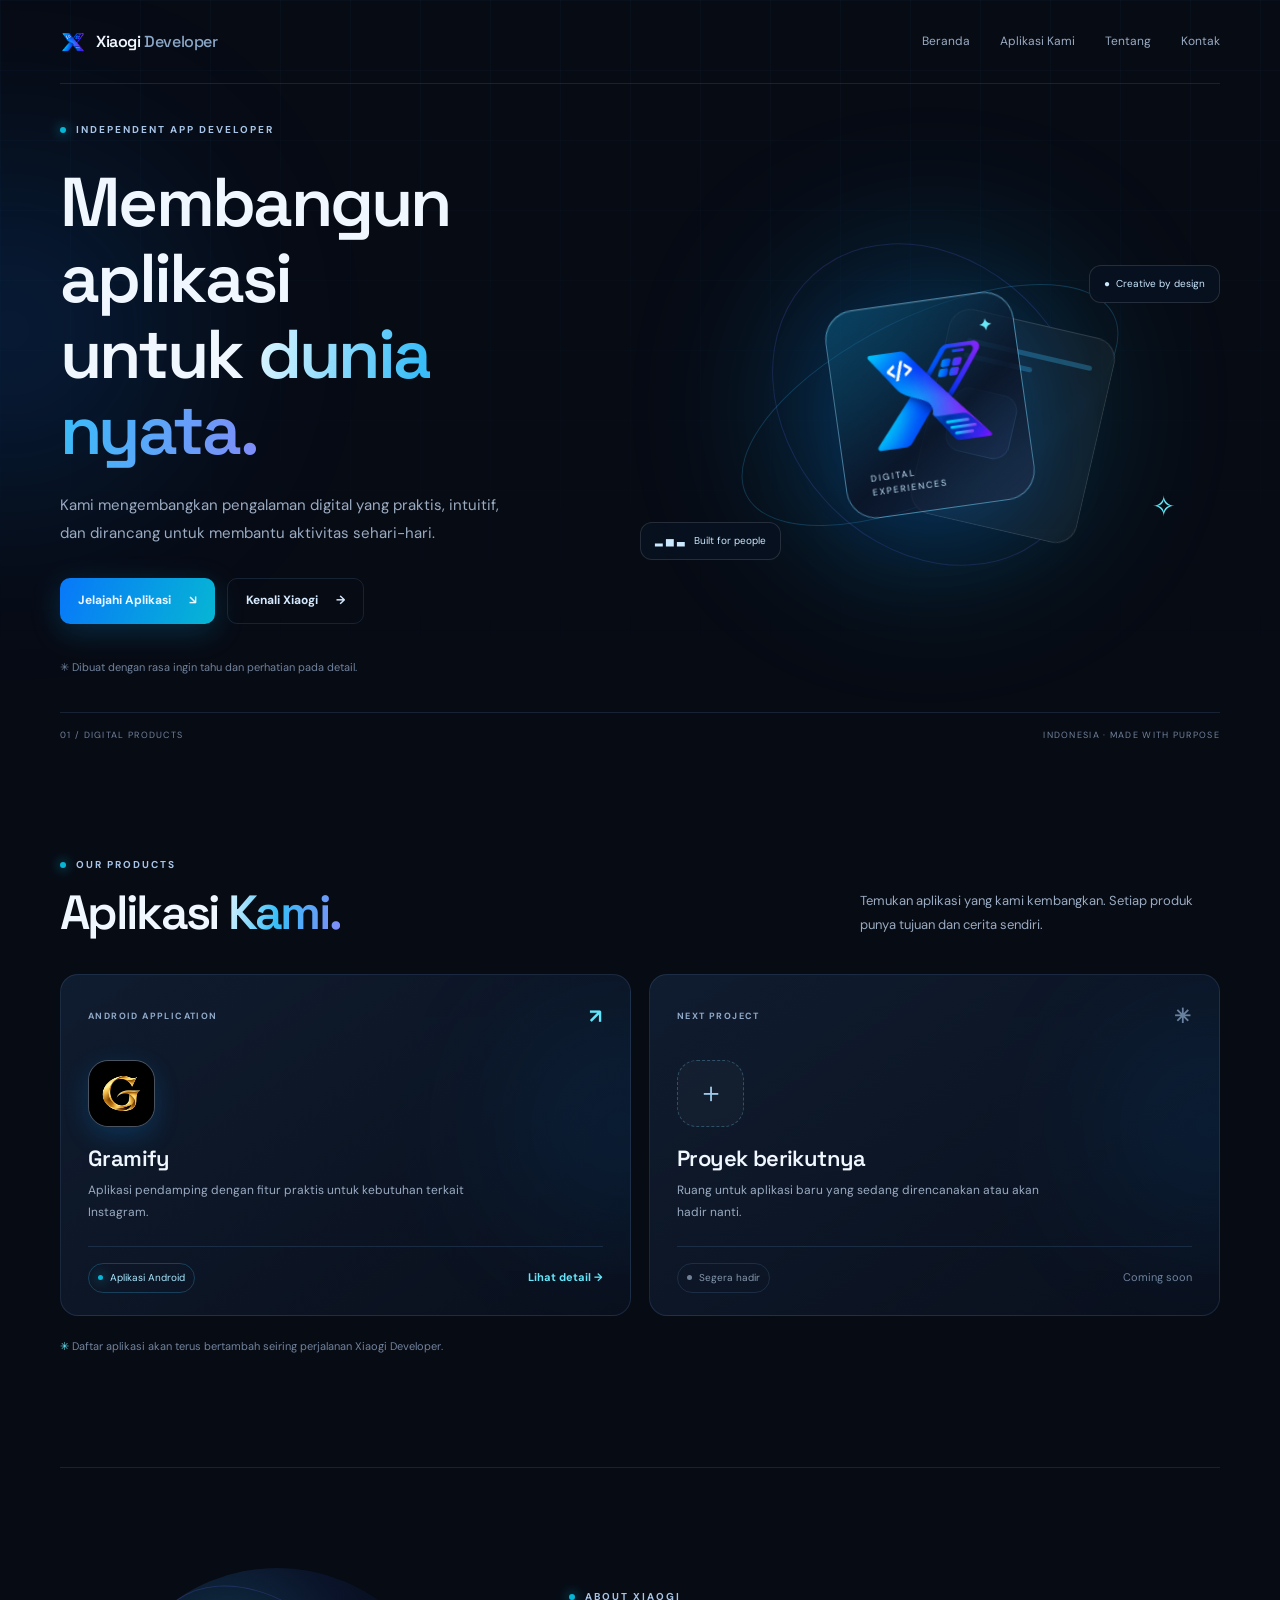
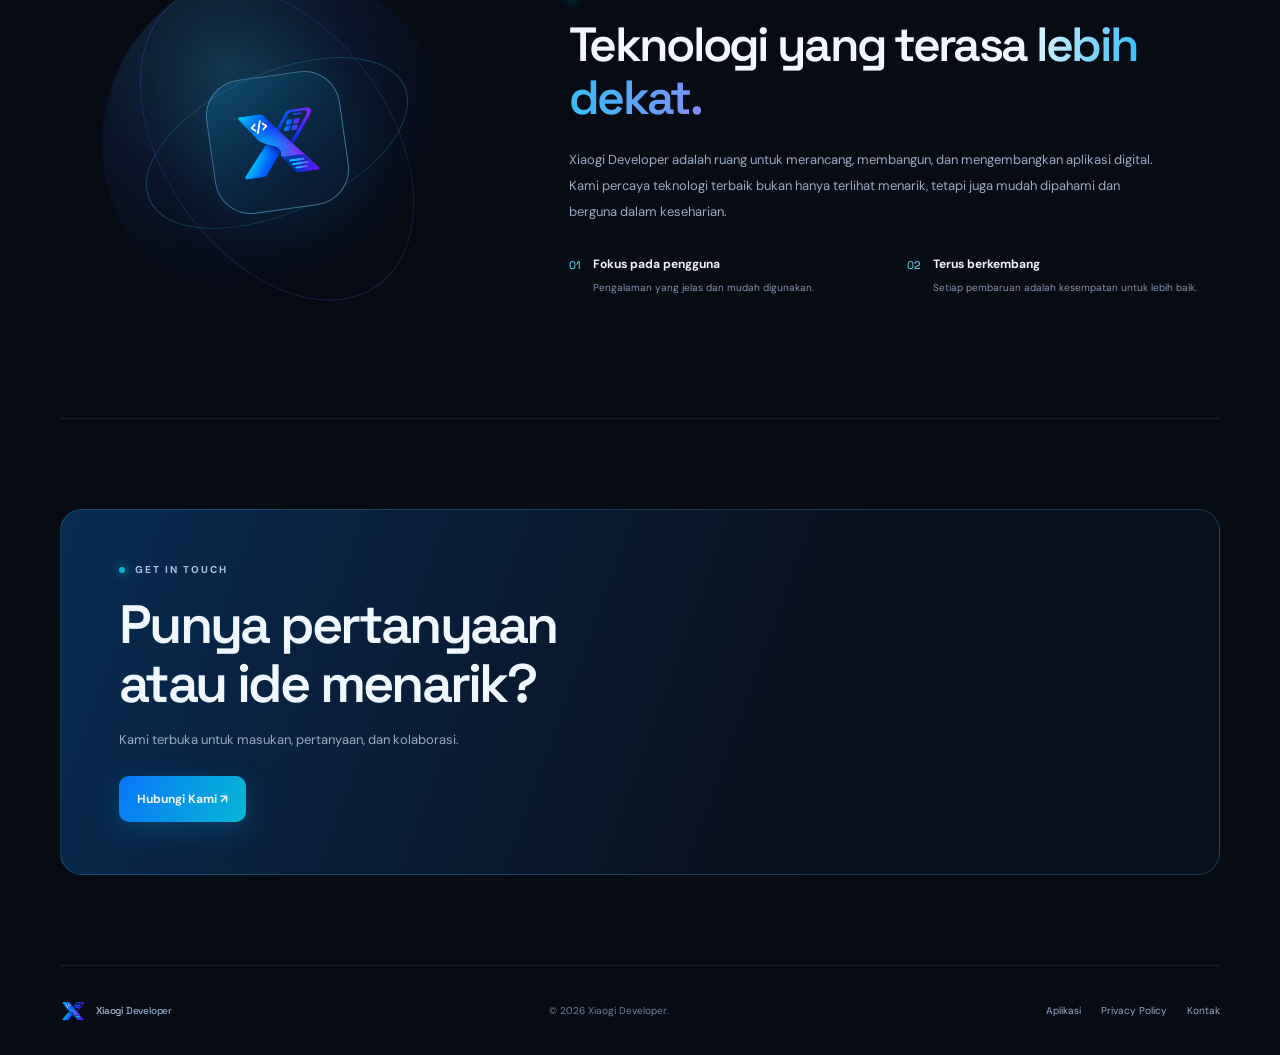
<file: index.html>
<!doctype html>
<html lang="id">
<head>
<meta charset="utf-8"><meta name="viewport" content="width=device-width,initial-scale=1">
<meta name="theme-color" content="#0b0a12">
  <meta name="description" content="Xiaogi Developer — aplikasi digital yang dirancang untuk membantu aktivitas sehari-hari.">
<title>Xiaogi Developer — Aplikasi Digital</title>
<link rel="preconnect" href="https://fonts.googleapis.com"><link rel="preconnect" href="https://fonts.gstatic.com" crossorigin>
<link href="https://fonts.googleapis.com/css2?family=DM+Sans:wght@400;500;600;700&family=Space+Grotesk:wght@400;500;600;700&display=swap" rel="stylesheet"><link rel="stylesheet" href="style.css">
</head>
<body>
<div class="ambient"></div>
<header class="site-header">
  <a class="brand" href="#home">
      <img src="images/Logo_X.png"
         alt="logo x">
    <span>Xiaogi <b>Developer</b>
    </span>
  </a>
<button class="menu-toggle" aria-label="Buka navigasi" aria-expanded="false"><span></span><span></span></button>
<nav class="nav-links" aria-label="Navigasi utama"><a href="#home">Beranda</a><a href="#apps">Aplikasi Kami</a><a href="#about">Tentang</a><a href="#contact">Kontak</a></nav></header>
<main>
<section class="hero section-wrap" id="home">
  <div class="hero-copy reveal">
    <div class="eyebrow"><i>
    </i> INDEPENDENT APP DEVELOPER
    </div>
    <h1>Membangun aplikasi<br>untuk 
      <span class="gradient">dunia nyata.</span>
    </h1>
    <p class="lead">
      Kami mengembangkan pengalaman digital yang praktis, intuitif, dan dirancang untuk membantu aktivitas sehari-hari.
    </p>
    <div class="actions">
      <a class="button primary" href="#apps">
        Jelajahi Aplikasi <span>↘</span>
      </a>
      <a class="button quiet" href="#about">
        Kenali Xiaogi <span>→</span>
      </a>
    </div>
    <p class="footnote">✳ Dibuat dengan rasa ingin tahu dan perhatian pada detail.</p>
  </div>
<div class="hero-art reveal" aria-hidden="true">
  <div class="orbit orbit-a"></div>
  <div class="orbit orbit-b"></div>
  <div class="glow"></div>
  <div class="back-card">
    <div></div><div></div><span></span></div>
  <div class="main-tile">
    <img src="images/Logo_X.png"
         alt="logo x">
    <small>DIGITAL<br>EXPERIENCES</small><b>✦</b></div><div class="float top">● &nbsp;Creative by design</div><div class="float bottom">▂ ▅ ▃ &nbsp; Built for people</div><span class="spark">✧</span></div>
<div class="hero-bottom"><span>01 / DIGITAL PRODUCTS</span><span>INDONESIA · MADE WITH PURPOSE</span></div></section>
<section class="apps section-wrap" id="apps"><div class="section-heading reveal"><div><div class="eyebrow"><i></i> OUR PRODUCTS</div><h2>Aplikasi <span class="gradient">Kami.</span></h2></div><p>Temukan aplikasi yang kami kembangkan. Setiap produk punya tujuan dan cerita sendiri.</p></div>
<div class="app-grid">
<article class="app-card reveal">
  <div class="card-top">
    <span>ANDROID APPLICATION</span><b>↗</b>
  </div>
  <div class="app-icon">
    <img src="images/logo_gramify_listing.jpg"
         alt="logo gramify">
  </div>
  <h3>Gramify</h3><p>Aplikasi pendamping dengan fitur praktis untuk kebutuhan terkait Instagram.</p><div class="card-bottom"><span class="pill"><i></i> Aplikasi Android</span><a href="apps/gramify.html">Lihat detail →</a></div></article>
<article class="app-card reveal"><div class="card-top"><span>NEXT PROJECT</span><b class="muted">✳</b></div><div class="app-icon placeholder">＋</div><h3>Proyek berikutnya</h3><p>Ruang untuk aplikasi baru yang sedang direncanakan atau akan hadir nanti.</p><div class="card-bottom"><span class="pill muted-pill"><i></i> Segera hadir</span><span class="disabled">Coming soon</span></div></article>
</div><p class="apps-note">✳ Daftar aplikasi akan terus bertambah seiring perjalanan Xiaogi Developer.</p></section>
<section class="about section-wrap" id="about">
  <div class="orb">
    <div>
      <img src="images/Logo_X.png"
         alt="logo x">
    </div>
  </div>
  <div class="about-copy reveal"><div class="eyebrow"><i></i> ABOUT XIAOGI</div><h2>Teknologi yang terasa <span class="gradient">lebih dekat.</span></h2><p>Xiaogi Developer adalah ruang untuk merancang, membangun, dan mengembangkan aplikasi digital. Kami percaya teknologi terbaik bukan hanya terlihat menarik, tetapi juga mudah dipahami dan berguna dalam keseharian.</p><div class="principles"><div><b>01</b><span><strong>Fokus pada pengguna</strong><small>Pengalaman yang jelas dan mudah digunakan.</small></span></div><div><b>02</b><span><strong>Terus berkembang</strong><small>Setiap pembaruan adalah kesempatan untuk lebih baik.</small></span></div></div></div></section>
<section class="contact section-wrap" id="contact"><div class="contact-box reveal"><div class="eyebrow"><i></i> GET IN TOUCH</div><h2>Punya pertanyaan<br>atau ide menarik?</h2><p>Kami terbuka untuk masukan, pertanyaan, dan kolaborasi.</p><!-- Ganti email ini dengan email kontak resmi sebelum publikasi --><a class="button primary" href="mailto:ahmadijaya36@gmail.com">Hubungi Kami ↗</a></div></section>
</main>
<footer class="footer section-wrap">
  <a class="brand" href="#home">
    <img src="images/Logo_X.png"
         alt="logo x">
    <span>Xiaogi <b>Developer</b></span>
  </a><span>© <span id="year"></span> Xiaogi Developer.</span><div><a href="#apps">Aplikasi</a><a href="privacy.html">Privacy Policy</a><a href="#contact">Kontak</a></div></footer>
<script src="script.js"></script></body></html>
</file>
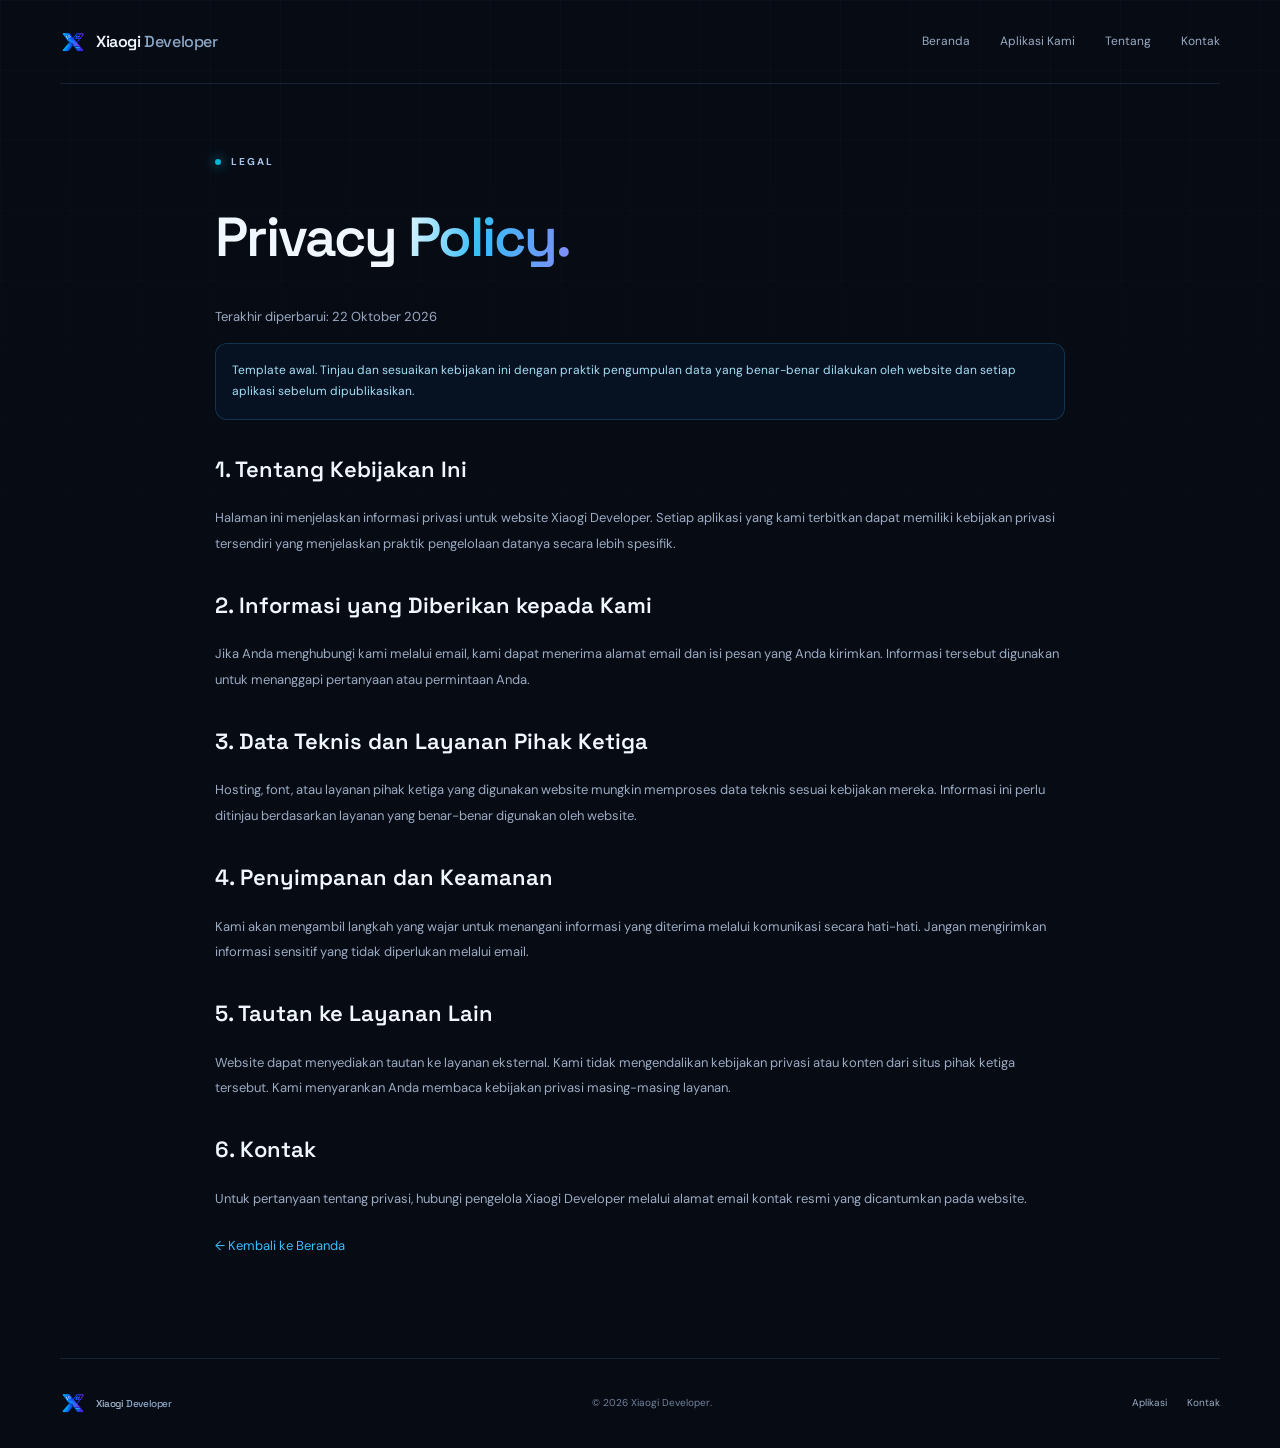
<file: privacy.html>
<!doctype html>
<html lang="id">
<head>
  <meta charset="utf-8">
  <meta name="viewport" content="width=device-width, initial-scale=1">
  <meta name="theme-color" content="#070b14">

  <meta name="description" content="Kebijakan privasi website Xiaogi Developer dan informasi mengenai pengelolaan data pengguna.">

  <title>Privacy Policy — Xiaogi Developer</title>

  <link
    href="https://fonts.googleapis.com/css2?family=DM+Sans:wght@400;500;600;700&family=Space+Grotesk:wght@400;500;600;700&display=swap"
    rel="stylesheet"
  >

  <link rel="stylesheet" href="style.css">

  <style>
    /* =========================
       PRIVACY POLICY
    ========================= */

    .policy {
      padding: 70px 0 100px;
      max-width: 850px;
    }

    .policy h1 {
      font-family: "Space Grotesk", sans-serif;
      font-weight: 600;
      font-size: clamp(38px, 5vw, 55px);
      line-height: 1.1;
      letter-spacing: -2px;
    }

    .policy h2 {
      font-family: "Space Grotesk", sans-serif;
      font-size: 22px;
      font-weight: 600;
      margin-top: 32px;
    }

    .policy p {
      font-size: 13px;
      color: var(--muted);
      line-height: 1.95;
    }

    .policy .notice {
      padding: 16px;
      border: 1px solid rgba(56, 189, 248, .2);
      border-radius: 12px;
      color: #a5dff5;
      font-size: 12px;
      line-height: 1.8;
      background: rgba(8, 120, 249, .06);
    }

    .policy .back-link {
      display: inline-block;
      margin-top: 12px;
      color: #38bdf8;
      text-decoration: none;
      font-size: 13px;
      transition: color .2s ease;
    }

    .policy .back-link:hover {
      color: #7dd3fc;
    }

    /* LOGO XIAOGI */

    .brand img {
      display: block;
      width: 44px;
      height: 44px;
      object-fit: contain;
      border-radius: 12px;
      flex-shrink: 0;
    }

    @media (max-width: 600px) {
      .policy {
        padding: 45px 0 70px;
      }

      .policy h1 {
        letter-spacing: -1.5px;
      }

      .policy h2 {
        font-size: 19px;
      }
    }
  </style>
</head>

<body>

  <!-- HEADER -->

  <header class="site-header">

    <a class="brand" href="index.html">
      <img src="images/Logo_X.png" alt="Logo Xiaogi Developer">
      <span>Xiaogi <b>Developer</b></span>
    </a>

    <nav class="nav-links">
      <a href="index.html#home">Beranda</a>
      <a href="index.html#apps">Aplikasi Kami</a>
      <a href="index.html#about">Tentang</a>
      <a href="index.html#contact">Kontak</a>
    </nav>

  </header>

  <!-- KONTEN PRIVACY POLICY -->

  <main class="section-wrap policy">

    <div class="eyebrow">
      <i></i> LEGAL
    </div>

    <h1>
      Privacy <span class="gradient">Policy.</span>
    </h1>

    <p>
      Terakhir diperbarui: 22 Oktober 2026
    </p>

    <div class="notice">
      Template awal. Tinjau dan sesuaikan kebijakan ini dengan
      praktik pengumpulan data yang benar-benar dilakukan oleh
      website dan setiap aplikasi sebelum dipublikasikan.
    </div>

    <h2>1. Tentang Kebijakan Ini</h2>

    <p>
      Halaman ini menjelaskan informasi privasi untuk website
      Xiaogi Developer. Setiap aplikasi yang kami terbitkan
      dapat memiliki kebijakan privasi tersendiri yang menjelaskan
      praktik pengelolaan datanya secara lebih spesifik.
    </p>

    <h2>2. Informasi yang Diberikan kepada Kami</h2>

    <p>
      Jika Anda menghubungi kami melalui email, kami dapat menerima
      alamat email dan isi pesan yang Anda kirimkan. Informasi
      tersebut digunakan untuk menanggapi pertanyaan atau permintaan
      Anda.
    </p>

    <h2>3. Data Teknis dan Layanan Pihak Ketiga</h2>

    <p>
      Hosting, font, atau layanan pihak ketiga yang digunakan
      website mungkin memproses data teknis sesuai kebijakan mereka.
      Informasi ini perlu ditinjau berdasarkan layanan yang benar-benar
      digunakan oleh website.
    </p>

    <h2>4. Penyimpanan dan Keamanan</h2>

    <p>
      Kami akan mengambil langkah yang wajar untuk menangani
      informasi yang diterima melalui komunikasi secara hati-hati.
      Jangan mengirimkan informasi sensitif yang tidak diperlukan
      melalui email.
    </p>

    <h2>5. Tautan ke Layanan Lain</h2>

    <p>
      Website dapat menyediakan tautan ke layanan eksternal.
      Kami tidak mengendalikan kebijakan privasi atau konten
      dari situs pihak ketiga tersebut. Kami menyarankan Anda
      membaca kebijakan privasi masing-masing layanan.
    </p>

    <h2>6. Kontak</h2>

    <p>
      Untuk pertanyaan tentang privasi, hubungi pengelola
      Xiaogi Developer melalui alamat email kontak resmi yang
      dicantumkan pada website.
    </p>

    <a class="back-link" href="index.html">
      ← Kembali ke Beranda
    </a>

  </main>

  <!-- FOOTER -->

  <footer class="footer section-wrap">

    <a class="brand" href="index.html">
      <img src="images/Logo_X.png" alt="Logo Xiaogi Developer">
      <span>Xiaogi <b>Developer</b></span>
    </a>

    <span>
      © <span id="year"></span> Xiaogi Developer.
    </span>

    <div>
      <a href="index.html#apps">Aplikasi</a>
      <a href="index.html#contact">Kontak</a>
    </div>

  </footer>

  <script>
    document.querySelector("#year").textContent =
      new Date().getFullYear();
  </script>

</body>
</html>
</file>
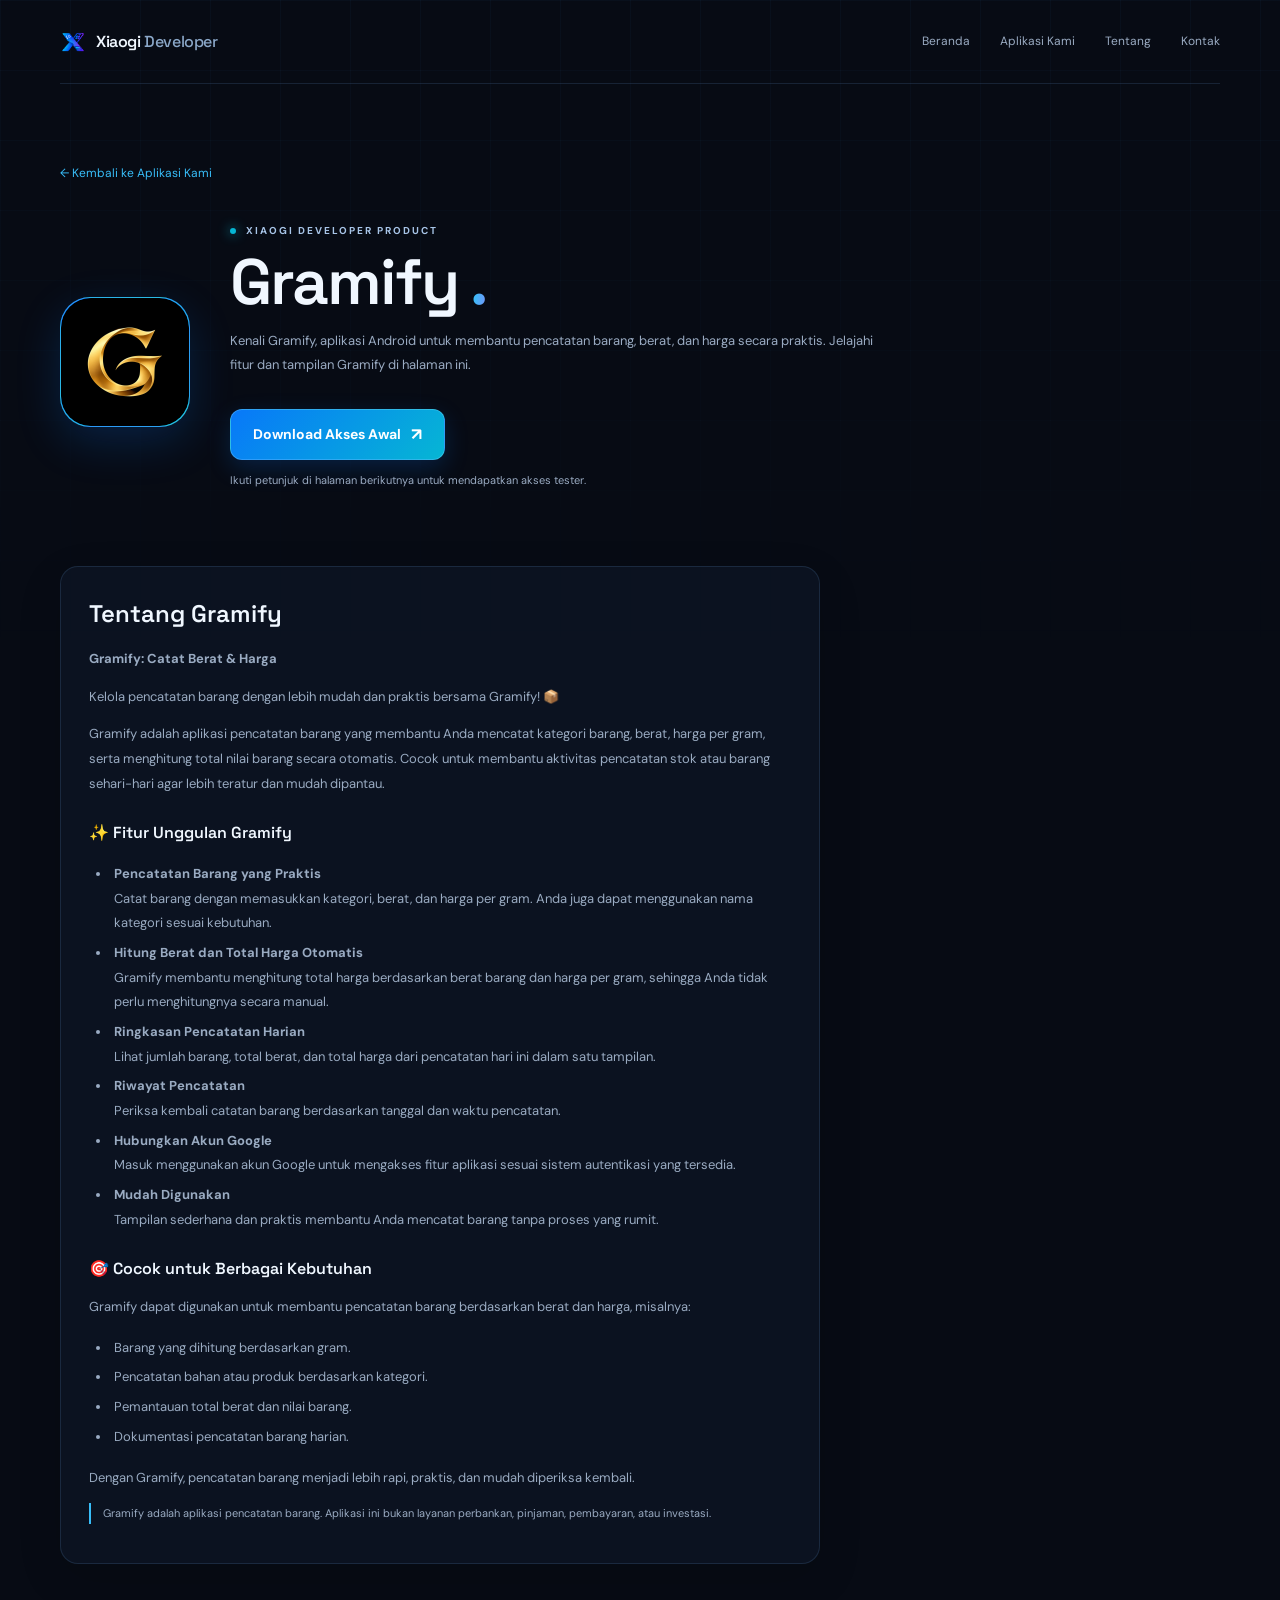
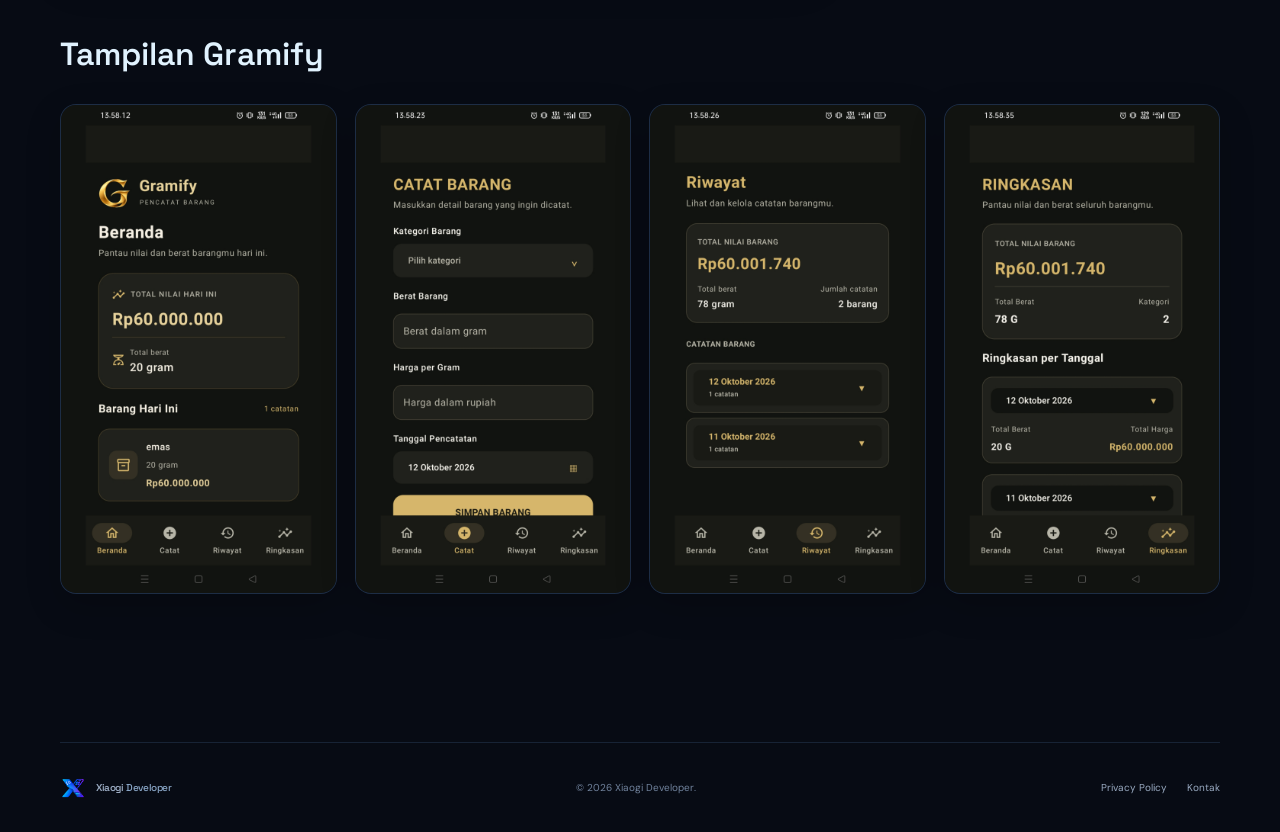
<file: apps/gramify.html>
<!doctype html>
<html lang="id">
<head>
  <meta charset="utf-8">
  <meta name="viewport" content="width=device-width, initial-scale=1">
  <meta name="theme-color" content="#070b14">

  <meta name="description" content="Kenali Gramify, aplikasi Android dari Xiaogi Developer untuk mencatat barang, berat, dan harga. Lihat fitur dan akses awal Gramify.">

  <title>Gramify — Xiaogi Developer</title>

  <link href="https://fonts.googleapis.com/css2?family=DM+Sans:wght@400;500;600;700&family=Space+Grotesk:wght@400;500;600;700&display=swap" rel="stylesheet">

  <link rel="stylesheet" href="../style.css">

  <style>
    /* =========================
       HALAMAN DETAIL GRAMIFY
    ========================= */

    .detail {
      padding: 75px 0 100px;
      min-height: 65vh;
    }

    .back {
      color: #38bdf8;
      font-size: 12px;
      text-decoration: none;
      transition: color .25s ease;
    }

    .back:hover {
      color: #7dd3fc;
    }

    .detail-hero {
      display: grid;
      grid-template-columns: 140px 1fr;
      gap: 30px;
      align-items: center;
      margin-top: 38px;
    }

    /* IKON GRAMIFY */

    .detail-icon {
      width: 130px;
      height: 130px;
      box-sizing: border-box;
      border-radius: 30px;
      display: grid;
      place-items: center;
      overflow: hidden;
      flex-shrink: 0;
      background: linear-gradient(145deg, #0878f9, #06b6d4);
      border: 1px solid rgba(125, 211, 252, .3);
      box-shadow: 0 15px 45px rgba(8, 120, 249, .2);
    }

    .detail-icon img {
      width: 100%;
      height: 100%;
      object-fit: contain;
      display: block;
      border-radius: inherit;
    }

    /* JUDUL DAN DESKRIPSI */

    .detail h1 {
      font-family: "Space Grotesk", sans-serif;
      font-weight: 600;
      font-size: clamp(42px, 6vw, 64px);
      line-height: 1.05;
      letter-spacing: -2px;
      margin: 10px 0;
    }

    .detail-hero p,
    .detail-info p,
    .detail-info li {
      color: var(--muted);
      font-size: 13px;
      line-height: 1.9;
    }

    .detail-hero p {
      max-width: 650px;
    }

    /* TOMBOL AKSES AWAL */

    .early-access-btn {
      display: inline-flex;
      align-items: center;
      justify-content: center;
      gap: 10px;
      margin-top: 18px;
      padding: 13px 22px;
      border: 1px solid rgba(125, 211, 252, .35);
      border-radius: 12px;
      background: linear-gradient(135deg, #0878f9, #06b6d4);
      color: #ffffff;
      font-size: 14px;
      font-weight: 700;
      text-decoration: none;
      box-shadow: 0 8px 24px rgba(8, 120, 249, .2);
      transition:
        transform .2s ease,
        box-shadow .2s ease,
        filter .2s ease;
    }

    .early-access-btn:hover {
      transform: translateY(-2px);
      filter: brightness(1.08);
      box-shadow: 0 12px 30px rgba(8, 120, 249, .35);
    }

    .early-access-btn:focus-visible {
      outline: 2px solid #7dd3fc;
      outline-offset: 4px;
    }

    .early-access-btn .arrow {
      font-size: 17px;
      line-height: 1;
    }

    .access-caption {
      margin-top: 10px;
      font-size: 11px !important;
      color: var(--muted);
    }

    /* PANEL INFORMASI */

    .detail-info {
      max-width: 760px;
      margin-top: 65px;
      padding: 28px;
      border: 1px solid var(--line);
      border-radius: 18px;
      background: rgba(14, 22, 38, .7);
      box-shadow: 0 15px 45px rgba(0, 0, 0, .12);
    }

    .detail-info h2 {
      font-family: "Space Grotesk", sans-serif;
      font-size: 24px;
      font-weight: 600;
      margin: 0;
    }

    .detail-info h3 {
      font-family: "Space Grotesk", sans-serif;
      font-size: 16px;
      font-weight: 600;
      margin: 24px 0 8px;
    }

    .detail-info ul {
      padding-left: 22px;
    }

    .detail-info li {
      padding-left: 3px;
      margin-bottom: 5px;
    }

    .note {
      border-left: 2px solid #38bdf8;
      padding-left: 12px;
      color: #9aabc2 !important;
      font-size: 11px !important;
    }

    /* GALERI SCREENSHOT */

    .gramify-gallery {
      margin-top: 65px;
    }

    .gramify-gallery h2 {
      font-family: "Space Grotesk", sans-serif;
      font-size: clamp(24px, 4vw, 32px);
      font-weight: 600;
      margin-bottom: 24px;
    }

    .screenshot-grid {
      display: grid;
      grid-template-columns: repeat(4, minmax(0, 1fr));
      gap: 18px;
      align-items: start;
    }

    .screenshot-grid img {
      display: block;
      width: 100%;
      height: auto;
      border-radius: 16px;
      border: 1px solid var(--line);
      background: var(--surface);
      box-shadow: 0 12px 35px rgba(0, 0, 0, .2);
      transition:
        transform .25s ease,
        border-color .25s ease,
        box-shadow .25s ease;
    }

    .screenshot-grid img:hover {
      transform: translateY(-5px);
      border-color: rgba(56, 189, 248, .5);
      box-shadow: 0 18px 40px rgba(8, 120, 249, .12);
    }

    /* RESPONSIVE TABLET */

    @media (max-width: 900px) {
      .screenshot-grid {
        grid-template-columns: repeat(2, minmax(0, 1fr));
        gap: 16px;
      }
    }

    /* RESPONSIVE HP */

    @media (max-width: 600px) {
      .detail {
        padding: 45px 0 70px;
      }

      .detail-hero {
        grid-template-columns: 1fr;
        gap: 20px;
        margin-top: 28px;
      }

      .detail-icon {
        width: 100px;
        height: 100px;
        border-radius: 24px;
      }

      .detail h1 {
        font-size: 44px;
        letter-spacing: -1.5px;
      }

      .early-access-btn {
        width: 100%;
        box-sizing: border-box;
      }

      .detail-info {
        margin-top: 40px;
        padding: 22px;
      }

      .gramify-gallery {
        margin-top: 45px;
      }

      .screenshot-grid {
        gap: 12px;
      }

      .screenshot-grid img {
        border-radius: 12px;
      }
    }
  </style>
</head>

<body>

  <!-- HEADER -->

  <header class="site-header">
    <a class="brand" href="../index.html">
      <img src="../images/Logo_X.png" alt="Logo Xiaogi">
      <span>Xiaogi <b>Developer</b></span>
    </a>

    <nav class="nav-links">
      <a href="../index.html#home">Beranda</a>
      <a href="../index.html#apps">Aplikasi Kami</a>
      <a href="../index.html#about">Tentang</a>
      <a href="../index.html#contact">Kontak</a>
    </nav>
  </header>

  <!-- KONTEN UTAMA -->

  <main class="section-wrap detail">

    <a class="back" href="../index.html#apps">
      ← Kembali ke Aplikasi Kami
    </a>

    <!-- HERO GRAMIFY -->

    <section class="detail-hero">

      <div class="detail-icon">
        <img
          src="../images/logo_gramify_listing.jpg"
          alt="Logo Gramify"
        >
      </div>

      <div>
        <div class="eyebrow">
          <i></i> XIAOGI DEVELOPER PRODUCT
        </div>

        <h1>
          Gramify
          <span class="gradient">.</span>
        </h1>

        <p>
          Kenali Gramify, aplikasi Android untuk membantu
          pencatatan barang, berat, dan harga secara praktis.
          Jelajahi fitur dan tampilan Gramify di halaman ini.
        </p>

        <!-- TOMBOL DOWNLOAD AKSES AWAL -->

        <a
          class="early-access-btn"
          href="https://nwokmd.github.io/gramify-tester/"
          target="_blank"
          rel="noopener noreferrer"
        >
          <span>Download Akses Awal</span>
          <span class="arrow" aria-hidden="true">↗</span>
        </a>

        <p class="access-caption">
          Ikuti petunjuk di halaman berikutnya untuk mendapatkan akses tester.
        </p>
      </div>

    </section>

    <!-- TENTANG GRAMIFY -->

    <section class="detail-info">

      <h2>Tentang Gramify</h2>

      <p>
        <strong>Gramify: Catat Berat &amp; Harga</strong>
      </p>

      <p>
        Kelola pencatatan barang dengan lebih mudah dan praktis
        bersama Gramify! 📦
      </p>

      <p>
        Gramify adalah aplikasi pencatatan barang yang membantu
        Anda mencatat kategori barang, berat, harga per gram,
        serta menghitung total nilai barang secara otomatis.
        Cocok untuk membantu aktivitas pencatatan stok atau
        barang sehari-hari agar lebih teratur dan mudah dipantau.
      </p>

      <h3>✨ Fitur Unggulan Gramify</h3>

      <ul>
        <li>
          <strong>Pencatatan Barang yang Praktis</strong><br>
          Catat barang dengan memasukkan kategori, berat, dan
          harga per gram. Anda juga dapat menggunakan nama
          kategori sesuai kebutuhan.
        </li>

        <li>
          <strong>Hitung Berat dan Total Harga Otomatis</strong><br>
          Gramify membantu menghitung total harga berdasarkan
          berat barang dan harga per gram, sehingga Anda tidak
          perlu menghitungnya secara manual.
        </li>

        <li>
          <strong>Ringkasan Pencatatan Harian</strong><br>
          Lihat jumlah barang, total berat, dan total harga
          dari pencatatan hari ini dalam satu tampilan.
        </li>

        <li>
          <strong>Riwayat Pencatatan</strong><br>
          Periksa kembali catatan barang berdasarkan tanggal
          dan waktu pencatatan.
        </li>

        <li>
          <strong>Hubungkan Akun Google</strong><br>
          Masuk menggunakan akun Google untuk mengakses fitur
          aplikasi sesuai sistem autentikasi yang tersedia.
        </li>

        <li>
          <strong>Mudah Digunakan</strong><br>
          Tampilan sederhana dan praktis membantu Anda
          mencatat barang tanpa proses yang rumit.
        </li>
      </ul>

      <h3>🎯 Cocok untuk Berbagai Kebutuhan</h3>

      <p>
        Gramify dapat digunakan untuk membantu pencatatan barang
        berdasarkan berat dan harga, misalnya:
      </p>

      <ul>
        <li>Barang yang dihitung berdasarkan gram.</li>
        <li>Pencatatan bahan atau produk berdasarkan kategori.</li>
        <li>Pemantauan total berat dan nilai barang.</li>
        <li>Dokumentasi pencatatan barang harian.</li>
      </ul>

      <p>
        Dengan Gramify, pencatatan barang menjadi lebih rapi,
        praktis, dan mudah diperiksa kembali.
      </p>

      <p class="note">
        Gramify adalah aplikasi pencatatan barang. Aplikasi ini
        bukan layanan perbankan, pinjaman, pembayaran, atau investasi.
      </p>

    </section>

    <!-- GALERI SCREENSHOT -->

    <section class="gramify-gallery">

      <h2>Tampilan Gramify</h2>

      <div class="screenshot-grid">

        <img
          src="../images/20261012_140233.jpg"
          alt="Screenshot tampilan Gramify 1"
          loading="lazy"
        >

        <img
          src="../images/20261012_140301.jpg"
          alt="Screenshot tampilan Gramify 2"
          loading="lazy"
        >

        <img
          src="../images/20261012_140339.jpg"
          alt="Screenshot tampilan Gramify 3"
          loading="lazy"
        >

        <img
          src="../images/20261012_140426.jpg"
          alt="Screenshot tampilan Gramify 4"
          loading="lazy"
        >

      </div>

    </section>

  </main>

  <!-- FOOTER -->

  <footer class="footer section-wrap">

    <a class="brand" href="../index.html">
      <img src="../images/Logo_X.png" alt="Logo Xiaogi">
      <span>Xiaogi <b>Developer</b></span>
    </a>

    <span>
      © <span id="year"></span> Xiaogi Developer.
    </span>

    <div>
      <a href="../privacy.html">Privacy Policy</a>
      <a href="../index.html#contact">Kontak</a>
    </div>

  </footer>

  <script>
    document.querySelector("#year").textContent =
      new Date().getFullYear();
  </script>

</body>
</html>
</file>
<file: style.css>
/* ==========================================
   XIAOGI DEVELOPER
   BLUE TECHNOLOGY THEME
========================================== */

:root {
  --bg: #070b14;
  --surface: #0e1626;
  --surface-light: #111e32;
  --text: #f0f7ff;
  --muted: #9aabc2;
  --line: rgba(120, 180, 255, .14);
  --blue: #0878f9;
  --cyan: #06b6d4;
  --indigo: #818cf8;
  --max: 1160px;
}

* {
  box-sizing: border-box;
}

html {
  scroll-behavior: smooth;
  scroll-padding-top: 90px;
}

body {
  margin: 0;
  background: var(--bg);
  color: var(--text);
  font-family: "DM Sans", sans-serif;
  line-height: 1.6;
  overflow-x: hidden;
}

body:before {
  content: "";
  position: fixed;
  inset: 0;
  pointer-events: none;
  z-index: -1;
  background-image:
    linear-gradient(rgba(80, 170, 255, .035) 1px, transparent 1px),
    linear-gradient(90deg, rgba(80, 170, 255, .035) 1px, transparent 1px);
  background-size: 70px 70px;
  mask-image: linear-gradient(#000, transparent 75%);
}

a {
  color: inherit;
  text-decoration: none;
}

.ambient {
  position: absolute;
  top: 170px;
  left: -150px;
  width: 320px;
  height: 320px;
  background: #0878f9;
  filter: blur(110px);
  opacity: .2;
  border-radius: 50%;
  pointer-events: none;
}

.section-wrap,
.site-header {
  width: min(var(--max), calc(100% - 64px));
  margin: auto;
}

/* HEADER */

.site-header {
  height: 84px;
  display: flex;
  align-items: center;
  justify-content: space-between;
  border-bottom: 1px solid var(--line);
  position: relative;
  z-index: 5;
}

.brand {
  display: flex;
  align-items: center;
  gap: 10px;
  font: 600 16px "Space Grotesk", sans-serif;
  letter-spacing: -.4px;
}

.brand img {
  width: 26px;
  height: 26px;
  max-width: 26px;
  max-height: 26px;
  display: block;
  object-fit: contain;
  flex: 0 0 26px;
}

.brand b {
  font-weight: 500;
  color: #8ba8c9;
}

.brand-mark {
  width: 30px;
  height: 30px;
  border: 1px solid #38bdf8;
  border-radius: 9px;
  background: linear-gradient(145deg, #1266d5, #07172b);
  display: grid;
  place-items: center;
  color: #e0f7ff;
  font-weight: 700;
}

.nav-links {
  display: flex;
  gap: 30px;
}

.nav-links a,
.footer a {
  font-size: 12px;
  color: var(--muted);
  transition: color .2s;
}

.nav-links a:hover,
.footer a:hover {
  color: #67e8f9;
}

.menu-toggle {
  display: none;
}

/* GENERAL TEXT */

.eyebrow {
  display: flex;
  align-items: center;
  gap: 10px;
  font-size: 10px;
  font-weight: 700;
  letter-spacing: 2px;
  color: #a8c5e8;
}

.eyebrow i,
.pill i {
  width: 6px;
  height: 6px;
  border-radius: 50%;
  background: var(--cyan);
  box-shadow: 0 0 12px var(--cyan);
  display: inline-block;
}

.gradient {
  background: linear-gradient(
    100deg,
    #e0f7ff,
    #38bdf8 45%,
    #818cf8
  );
  color: transparent;
  background-clip: text;
  -webkit-background-clip: text;
}

.hero h1,
.section-heading h2,
.about h2,
.contact h2 {
  font-family: "Space Grotesk", sans-serif;
  font-weight: 600;
  letter-spacing: -2.7px;
  line-height: 1.1;
}

/* HERO */

.hero {
  min-height: 610px;
  display: grid;
  grid-template-columns: 1fr 1fr;
  align-items: center;
  position: relative;
  padding-top: 38px;
  padding-bottom: 75px;
}

.hero-copy {
  position: relative;
  z-index: 2;
}

.hero h1 {
  font-size: clamp(43px, 5.5vw, 69px);
  margin: 27px 0 22px;
}

.lead {
  max-width: 460px;
  color: var(--muted);
  font-size: 15px;
  line-height: 1.9;
}

.actions {
  display: flex;
  gap: 12px;
  flex-wrap: wrap;
  margin-top: 30px;
}

.button {
  min-height: 46px;
  padding: 0 18px;
  border-radius: 10px;
  display: inline-flex;
  align-items: center;
  justify-content: center;
  gap: 18px;
  font-size: 12px;
  font-weight: 700;
  transition: transform .2s, box-shadow .2s;
}

.button:hover {
  transform: translateY(-2px);
}

.primary {
  background: linear-gradient(110deg, #0878f9, #06b6d4);
  box-shadow: 0 8px 30px rgba(14, 165, 233, .22);
}

.primary:hover {
  box-shadow: 0 10px 35px rgba(56, 189, 248, .32);
}

.quiet {
  border: 1px solid var(--line);
  color: #d6eaff;
}

.footnote {
  margin-top: 35px;
  color: #71839d;
  font-size: 11px;
}

/* HERO ART */

.hero-art {
  height: 430px;
  position: relative;
  display: grid;
  place-items: center;
}

.glow {
  position: absolute;
  width: 270px;
  height: 270px;
  background: linear-gradient(135deg, #0878f9, #06d6d6);
  filter: blur(90px);
  opacity: .3;
  border-radius: 50%;
}

.orbit {
  position: absolute;
  border: 1px solid rgba(56, 189, 248, .22);
  border-radius: 50%;
}

.orbit-a {
  width: 410px;
  height: 180px;
  transform: rotate(-26deg);
}

.orbit-b {
  width: 350px;
  height: 285px;
  transform: rotate(48deg);
  border-color: rgba(99, 102, 241, .2);
}

.main-tile {
  width: 190px;
  height: 210px;
  border: 1px solid rgba(125, 211, 252, .5);
  border-radius: 30px;
  position: relative;
  display: flex;
  flex-direction: column;
  justify-content: space-between;
  padding: 25px;
  background: linear-gradient(
    145deg,
    rgba(14, 165, 233, .28),
    rgba(10, 20, 40, .92) 58%,
    rgba(99, 102, 241, .12)
  );
  box-shadow:
    inset 0 1px rgba(255, 255, 255, .12),
    0 28px 90px rgba(0, 100, 255, .16);
  transform: rotate(-8deg);
  z-index: 1;
}

.main-tile strong {
  font: 600 86px/1 "Space Grotesk", sans-serif;
  background: linear-gradient(145deg, #fff, #67e8f9 55%, #818cf8);
  color: transparent;
  background-clip: text;
  -webkit-background-clip: text;
}

.main-tile small {
  font-size: 9px;
  letter-spacing: 2px;
  line-height: 1.5;
  color: #c7e8ff;
}

.main-tile > b {
  position: absolute;
  right: 22px;
  top: 20px;
  color: #67e8f9;
}

.back-card {
  position: absolute;
  width: 170px;
  height: 210px;
  border: 1px solid #ffffff20;
  border-radius: 22px;
  background: #ffffff09;
  backdrop-filter: blur(8px);
  transform: translate(83px, 21px) rotate(13deg);
  padding: 28px 20px;
}

.back-card div {
  height: 5px;
  width: 100%;
  border-radius: 5px;
  background: rgba(56, 189, 248, .3);
  margin-bottom: 10px;
}

.back-card div:nth-child(2) {
  width: 55%;
}

.back-card span {
  display: block;
  width: 65px;
  height: 65px;
  border-radius: 16px;
  margin-top: 28px;
  background: linear-gradient(
    135deg,
    rgba(56, 189, 248, .22),
    rgba(99, 102, 241, .12)
  );
  border: 1px solid rgba(125, 211, 252, .22);
}

.float {
  position: absolute;
  padding: 10px 14px;
  border: 1px solid #ffffff20;
  border-radius: 12px;
  background: rgba(8, 17, 32, .9);
  backdrop-filter: blur(12px);
  font-size: 10px;
  color: #cbe8ff;
  z-index: 2;
}

.float.top {
  top: 75px;
  right: 0;
}

.float.bottom {
  bottom: 60px;
  left: 0;
}

.spark {
  position: absolute;
  bottom: 90px;
  right: 45px;
  color: #67e8f9;
  font-size: 28px;
}

.hero-bottom {
  position: absolute;
  bottom: 20px;
  left: 0;
  right: 0;
  display: flex;
  justify-content: space-between;
  border-top: 1px solid var(--line);
  padding-top: 15px;
  color: #71839d;
  font-size: 9px;
  letter-spacing: 1.3px;
}

/* APPLICATIONS */

.apps {
  padding-top: 95px;
  padding-bottom: 100px;
}

.section-heading {
  display: flex;
  align-items: end;
  justify-content: space-between;
  gap: 40px;
  margin-bottom: 34px;
}

.section-heading h2,
.about h2 {
  font-size: clamp(35px, 4vw, 48px);
  margin: 14px 0 0;
}

.section-heading > p {
  max-width: 360px;
  color: var(--muted);
  font-size: 13px;
  line-height: 1.8;
  margin: 0 0 4px;
}

.app-grid {
  display: grid;
  grid-template-columns: repeat(2, minmax(0, 1fr));
  gap: 18px;
}

.app-card {
  position: relative;
  min-height: 325px;
  padding: 25px 27px 22px;
  background: linear-gradient(145deg, #101d31f5, #0a101df5);
  border: 1px solid var(--line);
  border-radius: 18px;
  overflow: hidden;
  transition: transform .25s, border-color .25s;
}

.app-card:before {
  content: "";
  position: absolute;
  width: 190px;
  height: 190px;
  right: -85px;
  top: 55px;
  border-radius: 50%;
  background: #078bff;
  filter: blur(80px);
  opacity: .14;
  pointer-events: none;
}

.app-card:hover {
  transform: translateY(-4px);
  border-color: rgba(56, 189, 248, .55);
}

.card-top,
.card-bottom {
  display: flex;
  align-items: center;
  justify-content: space-between;
  gap: 12px;
}

.card-top {
  font-size: 9px;
  letter-spacing: 1.4px;
  color: #91a9c8;
  font-weight: 700;
}

.card-top b {
  font-size: 20px;
  color: #67e8f9;
}

.card-top .muted {
  color: #6d819b;
}

.app-icon {
  width: 67px;
  height: 67px;
  border-radius: 20px;
  margin: 28px 0 17px;
  display: grid;
  place-items: center;
  box-shadow: 0 9px 26px rgba(0, 153, 255, .2);
  border: 1px solid rgba(255, 255, 255, .25);
  position: relative;
}

.app-icon img {
  width: 100%;
  height: 100%;
  display: block;
  object-fit: cover;
  border-radius: inherit;
}

.app-icon span {
  font: 700 44px "Space Grotesk", sans-serif;
  color: #fff;
  text-shadow: 0 2px 12px rgba(0, 30, 80, .5);
}

.placeholder {
  border: 1px dashed rgba(125, 211, 252, .28);
  background: rgba(255, 255, 255, .025);
  color: #9cc9e8;
  font-size: 28px;
  box-shadow: none;
}

.app-card h3 {
  font: 600 22px "Space Grotesk", sans-serif;
  letter-spacing: -.6px;
  margin: 0 0 8px;
}

.app-card > p {
  max-width: 390px;
  min-height: 44px;
  font-size: 12px;
  color: var(--muted);
  line-height: 1.8;
  margin: 0 0 22px;
}

.card-bottom {
  padding-top: 16px;
  border-top: 1px solid var(--line);
}

.pill {
  display: inline-flex;
  align-items: center;
  gap: 7px;
  border: 1px solid rgba(56, 189, 248, .25);
  border-radius: 99px;
  padding: 6px 9px;
  font-size: 10px;
  color: #a9e8ff;
}

.pill i {
  width: 5px;
  height: 5px;
}

.muted-pill {
  color: #8597ad;
  border-color: var(--line);
}

.muted-pill i {
  background: #6f8096;
  box-shadow: none;
}

.card-bottom > a {
  font-size: 11px;
  font-weight: 700;
  color: #67e8f9;
  white-space: nowrap;
}

.disabled {
  font-size: 11px;
  color: #71839d;
}

.apps-note {
  font-size: 11px;
  color: #71839d;
  margin-top: 22px;
}

.apps-note:first-letter {
  color: #67e8f9;
}

/* ABOUT */

.about {
  border-top: 1px solid var(--line);
  border-bottom: 1px solid var(--line);
  padding-top: 100px;
  padding-bottom: 100px;
  display: grid;
  grid-template-columns: .8fr 1.2fr;
  gap: 75px;
  align-items: center;
}
.orb {
  width: min(100%, 350px);
  aspect-ratio: 1;
  border-radius: 50%;
  display: grid;
  place-items: center;
  margin: auto;
  position: relative;
  background: radial-gradient(
    circle at 35% 28%,
    rgba(56, 189, 248, .24),
    rgba(37, 99, 235, .1) 38%,
    transparent 70%
  );
}

.orb > div {
  width: 135px;
  height: 135px;
  box-sizing: border-box;
  border: 1px solid rgba(125, 211, 252, .45);
  border-radius: 36px;
  display: flex;
  flex-direction: column;
  align-items: center;
  justify-content: center;
  gap: 0;
  background: linear-gradient(
    145deg,
    rgba(14, 165, 233, .25),
    rgba(10, 24, 46, .92)
  );
  box-shadow: 0 0 75px rgba(14, 165, 233, .15);
  transform: rotate(-8deg);
  overflow: hidden;
  position: relative;
  z-index: 1;
}

.orb img {
  width: 90px;
  height: 90px;
  max-width: 100%;
  max-height: 100%;
  object-fit: contain;
  display: block;
  flex-shrink: 0;
}

.orb span {
  color: #67e8f9;
  font-size: 24px;
}

.orb:before,
.orb:after {
  content: "";
  position: absolute;
  inset: 10%;
  border: 1px solid rgba(56, 189, 248, .3);
  border-radius: 50%;
  transform: rotate(-24deg) scaleY(.5);
}

.orb:after {
  inset: 0;
  transform: rotate(55deg) scaleY(.65);
  border-color: rgba(99, 102, 241, .25);
}

.orb div {
  width: 135px;
  height: 135px;
  border: 1px solid rgba(125, 211, 252, .45);
  border-radius: 36px;
  display: grid;
  place-items: center;
  font: 600 76px "Space Grotesk", sans-serif;
  background: linear-gradient(
    145deg,
    rgba(14, 165, 233, .25),
    rgba(10, 24, 46, .92)
  );
  box-shadow: 0 0 75px rgba(14, 165, 233, .15);
  transform: rotate(-8deg);
}

.orb span {
  color: #67e8f9;
}
.about h2 {
  max-width: 570px;
  margin-bottom: 22px;
}

.about-copy > p {
  max-width: 590px;
  font-size: 13px;
  color: var(--muted);
  line-height: 2;
}

.principles {
  display: grid;
  grid-template-columns: 1fr 1fr;
  gap: 24px;
  margin-top: 30px;
}

.principles > div {
  display: flex;
  gap: 12px;
}

.principles > div > b {
  font: 11px "Space Grotesk", sans-serif;
  color: #67e8f9;
  padding-top: 3px;
}

.principles strong,
.principles small {
  display: block;
}

.principles strong {
  font-size: 12px;
}

.principles small {
  color: #8294ac;
  font-size: 10px;
  line-height: 1.7;
  margin-top: 5px;
}

/* CONTACT */

.contact {
  padding-top: 90px;
  padding-bottom: 90px;
}

.contact-box {
  position: relative;
  overflow: hidden;
  border: 1px solid rgba(56, 189, 248, .24);
  border-radius: 22px;
  padding: 52px 58px;
  background: linear-gradient(
    110deg,
    rgba(8, 72, 135, .55),
    rgba(10, 16, 30, .92) 64%
  );
}

.contact h2 {
  font-size: clamp(36px, 4.5vw, 54px);
  margin: 17px 0;
  position: relative;
}

.contact p {
  font-size: 13px;
  color: var(--muted);
  margin-bottom: 25px;
}

/* FOOTER */

.footer {
  min-height: 90px;
  border-top: 1px solid var(--line);
  display: flex;
  align-items: center;
  justify-content: space-between;
  gap: 20px;
}

.footer > span {
  font-size: 10px;
  color: #71839d;
}

.footer > div {
  display: flex;
  gap: 20px;
}

.footer a {
  font-size: 10px;
}

/* GRAMIFY SCREENSHOT GALLERY */

.gramify-gallery {
  margin: 48px 0;
}

.gramify-gallery h2 {
  color: #e0f2fe;
  margin-bottom: 24px;
}

.screenshot-grid {
  display: grid;
  grid-template-columns: repeat(4, minmax(0, 1fr));
  gap: 18px;
}

.screenshot-grid img {
  display: block;
  width: 100%;
  height: auto;
  border-radius: 16px;
  border: 1px solid rgba(56, 189, 248, .3);
  background: #0b1424;
  box-shadow: 0 8px 28px rgba(0, 0, 0, .25);
  transition: transform .25s ease, border-color .25s ease;
}

.screenshot-grid img:hover {
  transform: translateY(-5px);
  border-color: #38bdf8;
}

/* REVEAL ANIMATION */

.reveal {
  opacity: 0;
  transform: translateY(15px);
  transition: opacity .7s, transform .7s;
}

.reveal.visible {
  opacity: 1;
  transform: none;
}

/* TABLET */

@media (max-width: 850px) {
  .section-wrap,
  .site-header {
    width: calc(100% - 40px);
  }

  .hero {
    grid-template-columns: 1fr .85fr;
    min-height: 560px;
  }

  .hero h1 {
    font-size: clamp(39px, 6vw, 55px);
  }

  .hero-art {
    transform: scale(.83);
    margin-inline: -30px;
  }

  .section-heading {
    align-items: flex-start;
    flex-direction: column;
    gap: 15px;
  }

  .section-heading > p {
    max-width: 520px;
  }

  .about {
    gap: 35px;
    grid-template-columns: .7fr 1.3fr;
  }

  .orb {
    width: 250px;
  }

  .orb div {
    width: 110px;
    height: 110px;
    font-size: 60px;
  }

  .principles {
    grid-template-columns: 1fr;
    gap: 15px;
  }

  .footer {
    flex-wrap: wrap;
    padding-block: 20px;
  }

  .footer > span {
    order: 3;
    width: 100%;
  }

  .screenshot-grid {
    grid-template-columns: repeat(2, minmax(0, 1fr));
  }
}

/* MOBILE */

@media (max-width: 620px) {
  .section-wrap,
  .site-header {
    width: calc(100% - 36px);
  }

  .site-header {
    height: 72px;
  }

  .brand {
    font-size: 14px;
  }

  .menu-toggle {
    display: flex;
    flex-direction: column;
    gap: 5px;
    padding: 10px;
    background: none;
    border: 0;
    cursor: pointer;
  }

  .menu-toggle span {
    width: 22px;
    height: 2px;
    background: #d6eaff;
    border-radius: 2px;
  }

  .nav-links {
    position: absolute;
    top: 62px;
    left: 0;
    right: 0;
    display: none;
    flex-direction: column;
    gap: 0;
    padding: 8px;
    border: 1px solid var(--line);
    border-radius: 14px;
    background: rgba(7, 13, 25, .98);
  }

  .nav-links.open {
    display: flex;
  }

  .nav-links a {
    padding: 12px;
    border-radius: 8px;
  }

  .hero {
    display: flex;
    flex-direction: column;
    align-items: stretch;
    padding-top: 65px;
    padding-bottom: 70px;
    min-height: 0;
  }

  .hero h1 {
    font-size: clamp(43px, 12vw, 59px);
    letter-spacing: -2.4px;
  }

  .lead {
    font-size: 14px;
  }

  .hero-art {
    height: 320px;
    transform: scale(.82);
    margin: -3px -28px;
  }

  .hero-bottom {
    font-size: 8px;
    letter-spacing: .6px;
    gap: 10px;
  }

  .hero-bottom span:last-child {
    text-align: right;
  }

  .apps {
    padding-top: 70px;
    padding-bottom: 75px;
  }

  .section-heading h2,
  .about h2 {
    font-size: 39px;
    letter-spacing: -1.8px;
  }

  .app-grid {
    grid-template-columns: 1fr;
  }

  .app-card {
    padding: 23px;
    min-height: 310px;
  }

  .app-card > p {
    min-height: 0;
  }

  .about {
    padding-top: 70px;
    padding-bottom: 70px;
    grid-template-columns: 1fr;
    gap: 25px;
  }

  .orb {
    width: 230px;
  }

  .principles {
    grid-template-columns: 1fr 1fr;
    gap: 14px;
  }

  .contact {
    padding-block: 60px;
  }

  .contact-box {
    padding: 35px 25px;
  }

  .contact h2 {
    font-size: 40px;
    letter-spacing: -1.8px;
  }

  .footer {
    gap: 17px;
  }

  .footer > div {
    gap: 14px;
  }

  .screenshot-grid {
    grid-template-columns: repeat(2, minmax(0, 1fr));
    gap: 10px;
  }

  .screenshot-grid img {
    border-radius: 12px;
  }
}

/* ACCESSIBILITY */

@media (prefers-reduced-motion: reduce) {
  *,
  *:before,
  *:after {
    scroll-behavior: auto !important;
    transition: none !important;
  }

  .reveal {
    opacity: 1;
    transform: none;
  }
}
</file>
